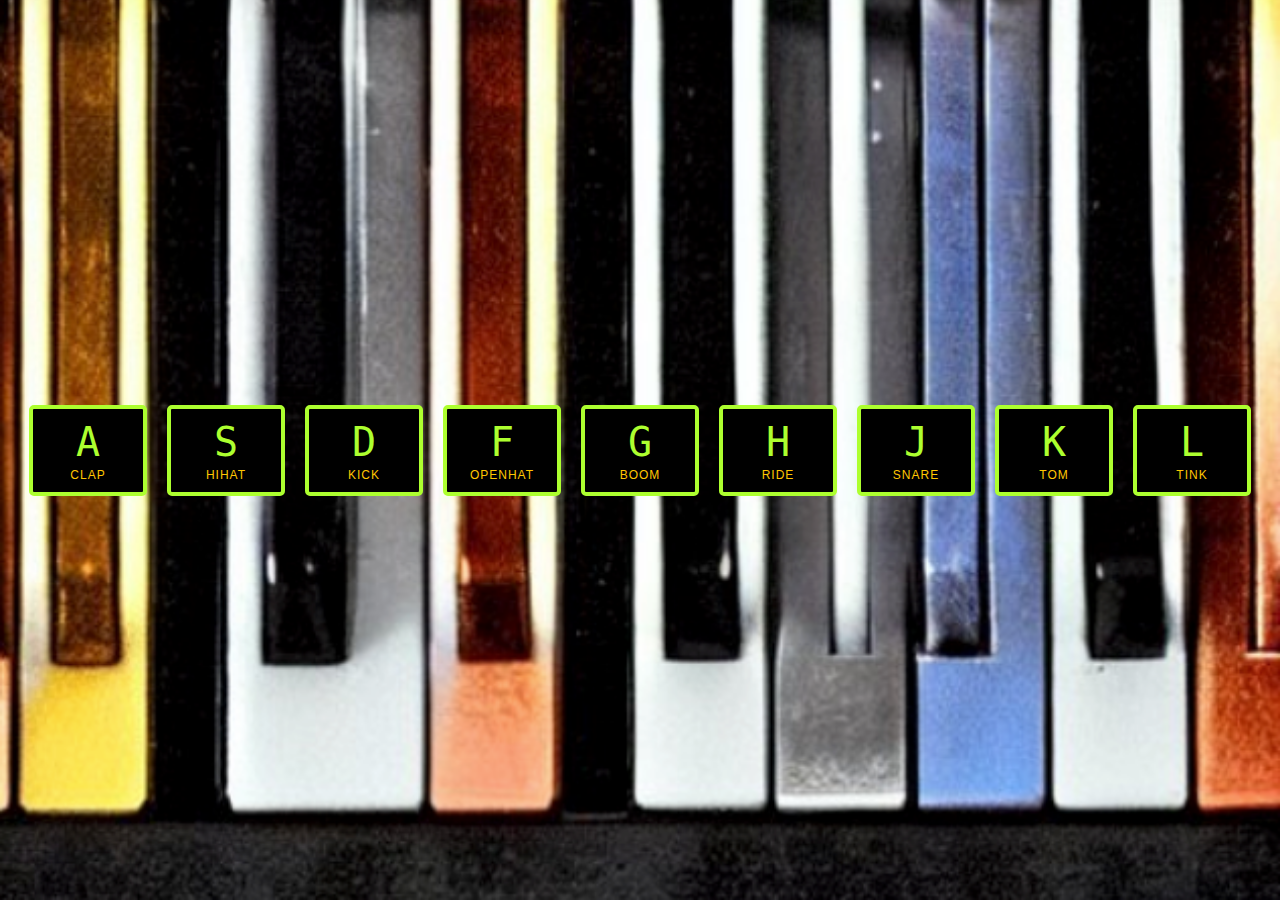
<file: index.html>
<!DOCTYPE html>
<html lang="en">

<head>
    <meta charset="UTF-8">
    <title>JS DRUM KIT</title>
    <link rel="stylesheet" href="style.css">
    <link rel="icon" href="https://fav.farm/🔥"/>
</head>
<body>

    <div class="keys">
        <div data-key="65" class="key">
            <kbd>A</kbd>
            <span class="sound">clap</span>
          </div>
          <div data-key="83" class="key">
            <kbd>S</kbd>
            <span class="sound">hihat</span>
          </div>
          <div data-key="68" class="key">
            <kbd>D</kbd>
            <span class="sound">kick</span>
          </div>
          <div data-key="70" class="key">
            <kbd>F</kbd>
            <span class="sound">openhat</span>
          </div>
          <div data-key="71" class="key">
            <kbd>G</kbd>
            <span class="sound">boom</span>
          </div>
          <div data-key="72" class="key">
            <kbd>H</kbd>
            <span class="sound">ride</span>
          </div>
          <div data-key="74" class="key">
            <kbd>J</kbd>
            <span class="sound">snare</span>
          </div>
          <div data-key="75" class="key">
            <kbd>K</kbd>
            <span class="sound">tom</span>
          </div>
          <div data-key="76" class="key">
            <kbd>L</kbd>
            <span class="sound">tink</span>
          </div>

    </div>
    <audio data-key="65" src="sounds/clap.wav"></audio>
    <audio data-key="83" src="sounds/hihat.wav"></audio>
    <audio data-key="68" src="sounds/kick.wav"></audio>
    <audio data-key="70" src="sounds/openhat.wav"></audio>
    <audio data-key="71" src="sounds/boom.wav"></audio>
    <audio data-key="72" src="sounds/ride.wav"></audio>
    <audio data-key="74" src="sounds/snare.wav"></audio>
    <audio data-key="75" src="sounds/tom.wav"></audio>
    <audio data-key="76" src="sounds/tink.wav"></audio>
<script type ="text/javascript" src="./index.js"></script>
</body>
</html>
</file>
<file: style.css>
html{
    font-size: 10px;
    background: url('./background.jpg') bottom center;
    background-size: cover;
}

body,html{
    margin: 0;
    padding: 0;
    font-family: sans-serif;
}

.keys{
    display: flex;
    flex: 1;
    min-height: 100vh;
    align-items: center;
    justify-content: center;
  
}

.key{
    border: .4rem solid greenyellow;
    border-radius: .5rem;
    margin: 1rem;
    font-size: 1.5rem;
    padding: 1rem .5rem;
    transition: all .07s ease;
    width: 10rem;
    text-align: center;
    color: greenyellow;
    background: rgba(0.2,0.2,0.2,1);
    text-shadow: 0 0 .5rem black;

}
.playing{
    transform: scale(1.1);
    border-color: #ffc600;
    box-shadow: 0 0 10px #ffc600;
}
kbd{
    display: block;
    font-size: 4rem;
}
.sound{
    font-size: 1.2rem;
    text-transform: uppercase;
    letter-spacing: .1rem;
    color:#ffc600
}
</file>
